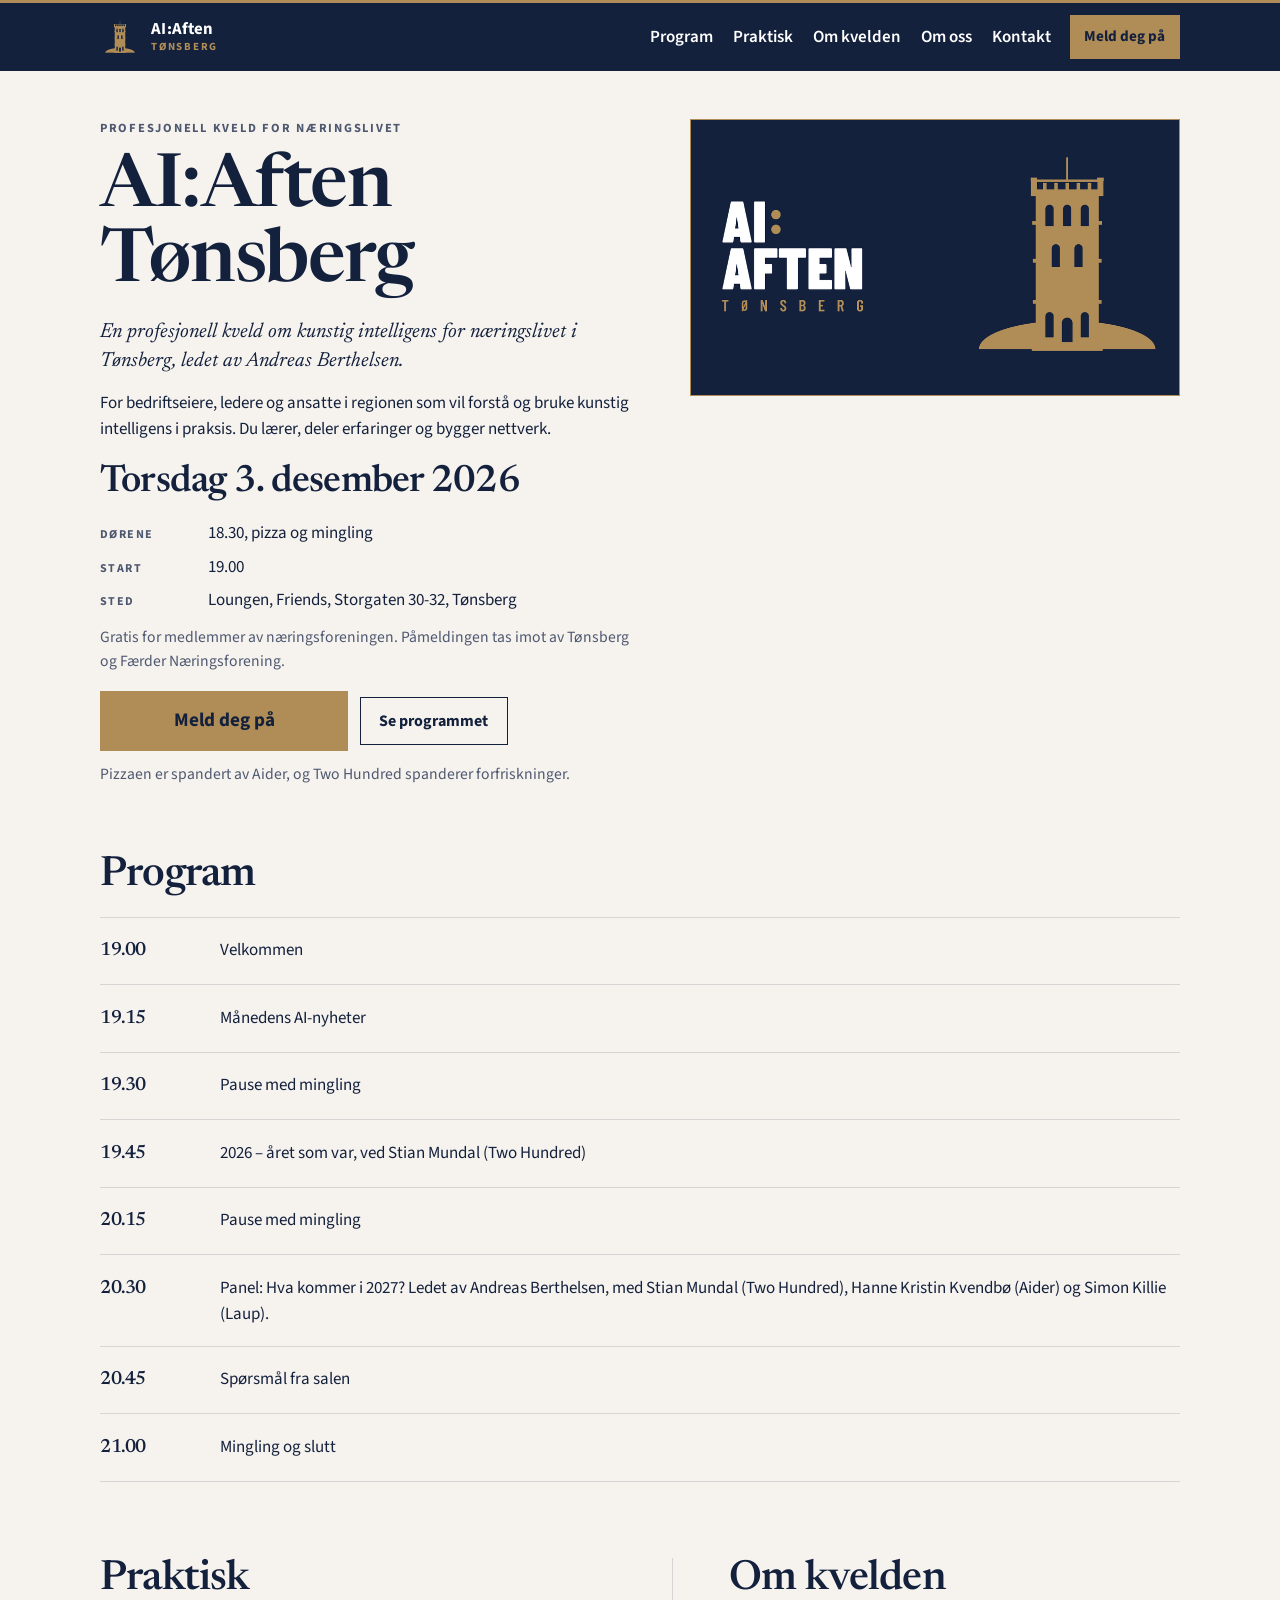
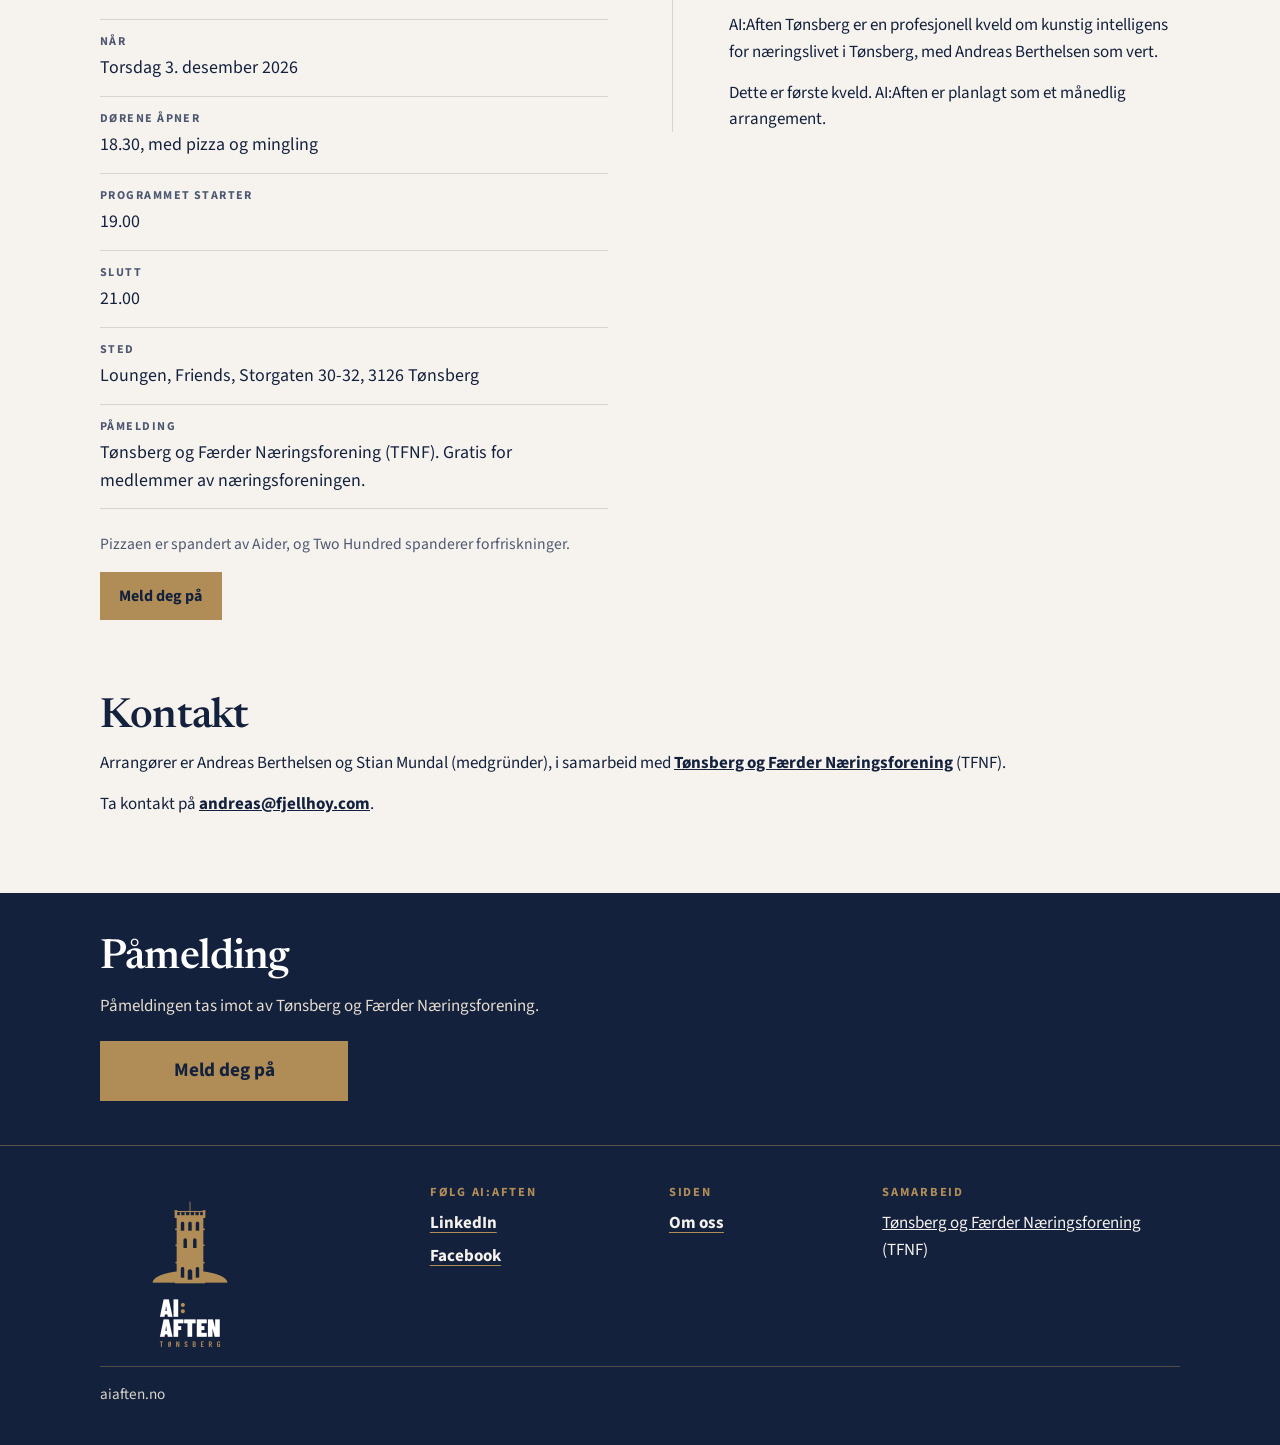
<file: index.html>
<!DOCTYPE html>
<html lang="nb">
<head>
  <meta charset="utf-8">
  <meta name="viewport" content="width=device-width, initial-scale=1">
  <title>AI:Aften Tønsberg – torsdag 3. desember 2026</title>
  <meta name="description" content="Profesjonell kveld om kunstig intelligens for næringslivet i Tønsberg, torsdag 3. desember 2026. Dørene åpner 18.30 i Loungen, Friends. Gratis for medlemmer av næringsforeningen.">
  <link rel="canonical" href="https://aiaften.no/">
  <meta name="theme-color" content="#14213D">
  <meta name="color-scheme" content="light">
  <meta property="og:locale" content="nb_NO">
  <meta property="og:type" content="website">
  <meta property="og:site_name" content="AI:Aften Tønsberg">
  <meta property="og:title" content="AI:Aften Tønsberg">
  <meta property="og:description" content="Profesjonell kveld om kunstig intelligens for næringslivet i Tønsberg, torsdag 3. desember 2026. Dørene åpner 18.30 i Loungen, Friends. Gratis for medlemmer av næringsforeningen.">
  <meta property="og:url" content="https://aiaften.no/">
  <meta property="og:image" content="https://aiaften.no/ai-aften-cover-og.png">
  <meta property="og:image:type" content="image/png">
  <meta property="og:image:width" content="1200">
  <meta property="og:image:height" content="675">
  <meta property="og:image:alt" content="AI:Aften Tønsberg">
  <meta name="twitter:card" content="summary_large_image">
  <meta name="twitter:title" content="AI:Aften Tønsberg">
  <meta name="twitter:description" content="Profesjonell kveld om kunstig intelligens for næringslivet i Tønsberg, torsdag 3. desember 2026. Dørene åpner 18.30 i Loungen, Friends. Gratis for medlemmer av næringsforeningen.">
  <meta name="twitter:image" content="https://aiaften.no/ai-aften-cover-og.png">
  <meta name="twitter:image:alt" content="AI:Aften Tønsberg">
  <link rel="icon" href="favicon.ico" sizes="any">
  <link rel="icon" type="image/png" href="favicon-32.png" sizes="32x32">
  <link rel="icon" type="image/png" href="favicon-16.png" sizes="16x16">
  <link rel="apple-touch-icon" href="apple-touch-icon.png">
  <link rel="preload" href="source-sans-3.woff2" as="font" type="font/woff2" crossorigin>
  <link rel="preload" href="newsreader.woff2" as="font" type="font/woff2" crossorigin>
  <link rel="stylesheet" href="styles.css">
  <script type="application/ld+json">
  {
    "@context": "https://schema.org",
    "@type": "Event",
    "name": "AI:Aften Tønsberg",
    "description": "Profesjonell kveld om kunstig intelligens for næringslivet i Tønsberg, for bedriftseiere, ledere og ansatte i regionen som vil forstå og bruke kunstig intelligens i praksis. Dørene åpner 18.30 med pizza og mingling. Programmet starter 19.00. Sted: Loungen, Friends, Storgaten 30-32, Tønsberg. Arrangører er Andreas Berthelsen og Stian Mundal (medgründer), i samarbeid med Tønsberg og Færder Næringsforening. Gratis for medlemmer av Tønsberg og Færder Næringsforening. Påmelding hos TFNF.",
    "inLanguage": "nb",
    "startDate": "2026-12-03T18:30+01:00",
    "endDate": "2026-12-03T21:00+01:00",
    "doorTime": "2026-12-03T18:30+01:00",
    "eventAttendanceMode": "https://schema.org/OfflineEventAttendanceMode",
    "eventStatus": "https://schema.org/EventScheduled",
    "url": "https://aiaften.no",
    "image": "https://aiaften.no/ai-aften-cover-og.png",
    "location": {
      "@type": "Place",
      "name": "Loungen, Friends",
      "address": {
        "@type": "PostalAddress",
        "streetAddress": "Storgaten 30-32",
        "postalCode": "3126",
        "addressLocality": "Tønsberg",
        "addressCountry": "NO"
      }
    },
    "organizer": [
      {
        "@type": "Person",
        "name": "Andreas Berthelsen",
        "email": "andreas@fjellhoy.com",
        "jobTitle": "Site Manager",
        "description": "Initiativtaker og vert",
        "url": "https://aiaften.no/om-oss.html#andreas-berthelsen",
        "image": "https://aiaften.no/images/assets/andreas-berthelsen.jpg",
        "sameAs": "https://www.linkedin.com/in/andreassberthelsen/",
        "worksFor": [
          {
            "@type": "Organization",
            "name": "Constellation Tønsberg"
          },
          {
            "@type": "Organization",
            "name": "Fjellhøy AS"
          }
        ],
        "alumniOf": [
          {
            "@type": "CollegeOrUniversity",
            "name": "Universitetet i Agder"
          }
        ]
      },
      {
        "@type": "Person",
        "name": "Stian Mundal",
        "jobTitle": "Managing Partner",
        "description": "Medgründer",
        "url": "https://aiaften.no/om-oss.html#stian-mundal",
        "image": "https://aiaften.no/images/assets/stian-mundal.jpg",
        "sameAs": "https://www.linkedin.com/in/stianmu/",
        "worksFor": {
          "@type": "Organization",
          "name": "Two Hundred"
        },
        "alumniOf": [
          {
            "@type": "CollegeOrUniversity",
            "name": "NTNU"
          },
          {
            "@type": "CollegeOrUniversity",
            "name": "Boston University"
          }
        ]
      },
      {
        "@type": "Organization",
        "name": "Tønsberg og Færder Næringsforening",
        "alternateName": "TFNF",
        "url": "https://www.tfnf.no/"
      }
    ],
    "performer": [
      {
        "@type": "Person",
        "name": "Andreas Berthelsen"
      },
      {
        "@type": "Person",
        "name": "Stian Mundal",
        "affiliation": {
          "@type": "Organization",
          "name": "Two Hundred"
        }
      },
      {
        "@type": "Person",
        "name": "Hanne Kristin Kvendbø",
        "affiliation": {
          "@type": "Organization",
          "name": "Aider"
        }
      },
      {
        "@type": "Person",
        "name": "Simon Killie",
        "affiliation": {
          "@type": "Organization",
          "name": "Laup"
        }
      }
    ],
    "offers": {
      "@type": "Offer",
      "name": "Deltakelse for medlemmer av Tønsberg og Færder Næringsforening",
      "url": "https://www.tfnf.no/liste-arrangementer?aiaften-28335",
      "price": "0",
      "priceCurrency": "NOK",
      "description": "Gratis for medlemmer av Tønsberg og Færder Næringsforening (TFNF)."
    },
    "subEvent": [
      {
        "@type": "Event",
        "name": "Velkommen",
        "startDate": "2026-12-03T19:00:00+01:00"
      },
      {
        "@type": "Event",
        "name": "Månedens AI-nyheter",
        "startDate": "2026-12-03T19:15:00+01:00"
      },
      {
        "@type": "Event",
        "name": "Pause med mingling",
        "startDate": "2026-12-03T19:30:00+01:00"
      },
      {
        "@type": "Event",
        "name": "2026 – året som var, ved Stian Mundal (Two Hundred)",
        "startDate": "2026-12-03T19:45:00+01:00"
      },
      {
        "@type": "Event",
        "name": "Pause med mingling",
        "startDate": "2026-12-03T20:15:00+01:00"
      },
      {
        "@type": "Event",
        "name": "Panel: Hva kommer i 2027? Ledet av Andreas Berthelsen, med Stian Mundal (Two Hundred), Hanne Kristin Kvendbø (Aider) og Simon Killie (Laup).",
        "startDate": "2026-12-03T20:30:00+01:00"
      },
      {
        "@type": "Event",
        "name": "Spørsmål fra salen",
        "startDate": "2026-12-03T20:45:00+01:00"
      },
      {
        "@type": "Event",
        "name": "Mingling og slutt",
        "startDate": "2026-12-03T21:00:00+01:00"
      }
    ]
  }
  </script>
</head>
<body>
  <a class="skip" href="#innhold">Hopp til innhold</a>
  <header class="site-header">
    <div class="wrap bar">
      <a class="brand" href="#innhold">
        <img class="brand-mark" src="mark.png" alt="" width="40" height="40">
        <span class="brand-text">
          <span class="brand-name">AI:Aften</span>
          <span class="brand-place">Tønsberg</span>
        </span>
      </a>
      <nav class="nav" aria-label="Sideoversikt">
        <a href="#program">Program</a>
        <a href="#praktisk">Praktisk</a>
        <a href="#om">Om kvelden</a>
        <a href="om-oss.html">Om oss</a>
        <a href="#kontakt">Kontakt</a>
      </nav>
      <a class="button button-small" href="https://www.tfnf.no/liste-arrangementer?aiaften-28335" target="_blank" rel="noopener noreferrer">Meld deg på</a>
    </div>
  </header>
  <nav class="subnav" aria-label="Sideoversikt">
    <div class="wrap subnav-inner">
      <a href="#program">Program</a>
      <a href="#praktisk">Praktisk</a>
      <a href="#om">Om kvelden</a>
      <a href="om-oss.html">Om oss</a>
      <a href="#kontakt">Kontakt</a>
    </div>
  </nav>

  <main id="innhold">
    <section class="hero wrap">
      <div class="hero-copy">
        <p class="kicker">Profesjonell kveld for næringslivet</p>
        <h1>AI:Aften <span class="place">Tønsberg</span></h1>
        <p class="lead">En profesjonell kveld om kunstig intelligens for næringslivet i Tønsberg, ledet av Andreas Berthelsen.</p>
        <p class="audience">For bedriftseiere, ledere og ansatte i regionen som vil forstå og bruke kunstig intelligens i praksis. Du lærer, deler erfaringer og bygger nettverk.</p>
        <!-- DATO: én synlig tekst, ukedag først: Torsdag 3. desember 2026. Ingen ekstra skjult dato. Bytt også tittel, beskrivelse, praktisk og JSON-LD. -->
        <time class="when" datetime="2026-12-03">Torsdag 3. desember 2026</time>
        <ul class="quick">
          <li><span>Dørene</span> 18.30, pizza og mingling</li>
          <li><span>Start</span> 19.00</li>
          <li><span>Sted</span> Loungen, Friends, Storgaten 30-32, Tønsberg</li>
        </ul>
        <p class="note">Gratis for medlemmer av næringsforeningen. Påmeldingen tas imot av Tønsberg og Færder Næringsforening.</p>
        <div class="actions">
          <a class="button button-large" href="https://www.tfnf.no/liste-arrangementer?aiaften-28335" target="_blank" rel="noopener noreferrer">Meld deg på</a>
          <a class="button button-ghost" href="#program">Se programmet</a>
        </div>
        <p class="note">Pizzaen er spandert av Aider, og Two Hundred spanderer forfriskninger.</p>
      </div>
      <figure class="hero-figure">
        <img
          src="ai-aften-cover-1600.png"
          srcset="ai-aften-cover-960.png 960w, ai-aften-cover-1600.png 1600w"
          sizes="(min-width: 880px) 46vw, calc(100vw - 2rem)"
          alt="AI:Aften Tønsberg"
          width="1600"
          height="900"
          fetchpriority="high">
      </figure>
    </section>

    <section id="program" class="section">
      <div class="wrap">
        <div class="section-head">
          <h2>Program</h2>
        </div>
        <!--
          PROGRAM
          Bytt punktene under til neste kveld. Ett <li> per post.
          Oppdater også subEvent i JSON-LD i head.
        -->
        <ol class="program">
          <li>
            <time datetime="2026-12-03T19:00:00+01:00">19.00</time>
            <p>Velkommen</p>
          </li>
          <li>
            <time datetime="2026-12-03T19:15:00+01:00">19.15</time>
            <p>Månedens AI-nyheter</p>
          </li>
          <li>
            <time datetime="2026-12-03T19:30:00+01:00">19.30</time>
            <p>Pause med mingling</p>
          </li>
          <li>
            <time datetime="2026-12-03T19:45:00+01:00">19.45</time>
            <p>2026 – året som var, ved Stian Mundal (Two Hundred)</p>
          </li>
          <li>
            <time datetime="2026-12-03T20:15:00+01:00">20.15</time>
            <p>Pause med mingling</p>
          </li>
          <li>
            <time datetime="2026-12-03T20:30:00+01:00">20.30</time>
            <p>Panel: Hva kommer i 2027? Ledet av Andreas Berthelsen, med Stian Mundal (Two Hundred), Hanne Kristin Kvendbø (Aider) og Simon Killie (Laup).</p>
          </li>
          <li>
            <time datetime="2026-12-03T20:45:00+01:00">20.45</time>
            <p>Spørsmål fra salen</p>
          </li>
          <li>
            <time datetime="2026-12-03T21:00:00+01:00">21.00</time>
            <p>Mingling og slutt</p>
          </li>
        </ol>
      </div>
    </section>

    <section class="section">
      <div class="wrap split">
        <div class="panel" id="praktisk">
          <h2>Praktisk</h2>
          <dl class="facts">
            <div>
              <dt>Når</dt>
              <dd>Torsdag 3. desember 2026</dd>
            </div>
            <div>
              <dt>Dørene åpner</dt>
              <dd>18.30, med pizza og mingling</dd>
            </div>
            <div>
              <dt>Programmet starter</dt>
              <dd>19.00</dd>
            </div>
            <div>
              <dt>Slutt</dt>
              <dd>21.00</dd>
            </div>
            <div>
              <dt>Sted</dt>
              <dd>Loungen, Friends, Storgaten 30-32, 3126 Tønsberg</dd>
            </div>
            <div>
              <dt>Påmelding</dt>
              <dd>Tønsberg og Færder Næringsforening (TFNF). Gratis for medlemmer av næringsforeningen.</dd>
            </div>
          </dl>
          <p class="note">Pizzaen er spandert av Aider, og Two Hundred spanderer forfriskninger.</p>
          <a class="button" href="https://www.tfnf.no/liste-arrangementer?aiaften-28335" target="_blank" rel="noopener noreferrer">Meld deg på</a>
        </div>
        <div class="panel prose" id="om">
          <h2>Om kvelden</h2>
          <p>AI:Aften Tønsberg er en profesjonell kveld om kunstig intelligens for næringslivet i Tønsberg, med Andreas Berthelsen som vert.</p>
          <p>Dette er første kveld. AI:Aften er planlagt som et månedlig arrangement.</p>
        </div>
      </div>
    </section>
    <section id="kontakt" class="section">
      <div class="wrap prose">
        <h2>Kontakt</h2>
        <p>Arrangører er Andreas Berthelsen og Stian Mundal (medgründer), i samarbeid med <a href="https://www.tfnf.no/">Tønsberg og Færder Næringsforening</a> (TFNF).</p>
        <p>Ta kontakt på <a href="mailto:andreas@fjellhoy.com">andreas@fjellhoy.com</a>.</p>
      </div>
    </section>

    <section class="cta-band" aria-labelledby="pamelding-tittel">
      <div class="wrap">
        <h2 id="pamelding-tittel">Påmelding</h2>
        <p>Påmeldingen tas imot av Tønsberg og Færder Næringsforening.</p>
        <a class="button button-large" href="https://www.tfnf.no/liste-arrangementer?aiaften-28335" target="_blank" rel="noopener noreferrer">Meld deg på</a>
      </div>
    </section>
  </main>

  <footer class="site-footer">
    <div class="wrap footer-grid">
      <div>
        <img class="footer-logo" src="ai-aften-merke-web.png" alt="AI:Aften Tønsberg" width="720" height="720">
      </div>
      <div>
        <h2>Følg AI:Aften</h2>
        <ul class="link-list">
          <li><a href="https://www.linkedin.com/company/ai-aften" target="_blank" rel="noopener noreferrer">LinkedIn</a></li>
          <li><a href="https://www.facebook.com/profile.php?id=61596663271442" target="_blank" rel="noopener noreferrer">Facebook</a></li>
        </ul>
      </div>
      <div>
        <h2>Siden</h2>
        <ul class="link-list">
          <li><a href="om-oss.html">Om oss</a></li>
        </ul>
      </div>
      <div>
        <h2>Samarbeid</h2>
        <p><a href="https://www.tfnf.no/">Tønsberg og Færder Næringsforening</a> (TFNF)</p>
      </div>
    </div>
    <div class="wrap">
      <p class="colophon">aiaften.no</p>
    </div>
  </footer>
</body>
</html>
</file>
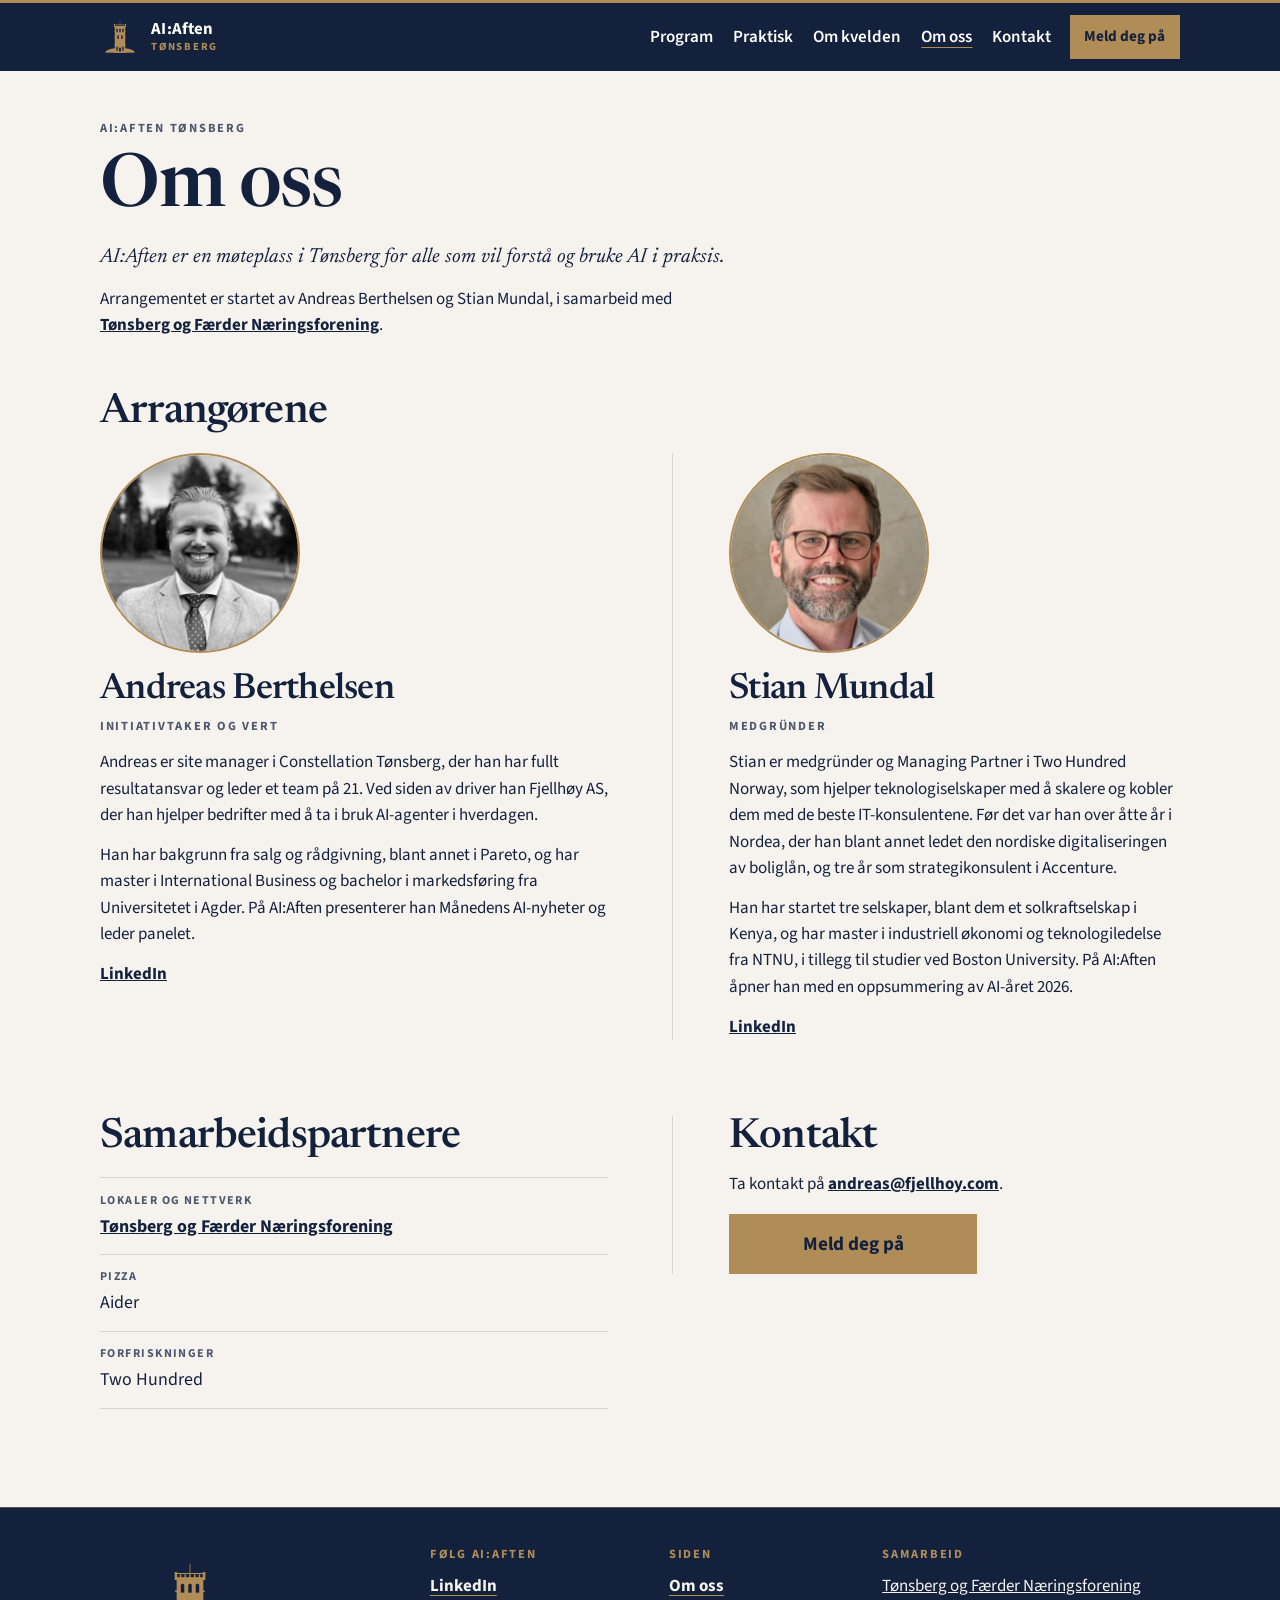
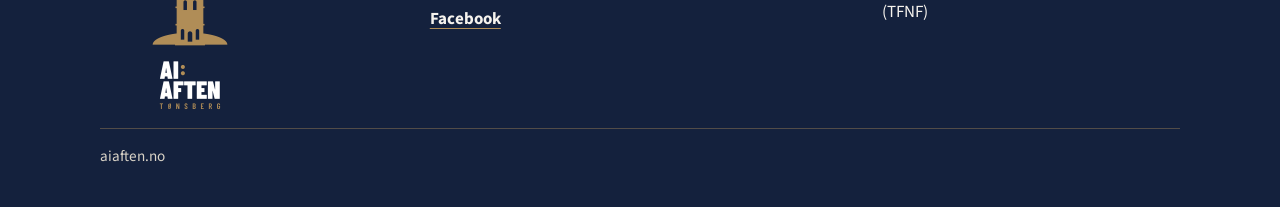
<file: om-oss.html>
<!DOCTYPE html>
<html lang="nb">
<head>
  <meta charset="utf-8">
  <meta name="viewport" content="width=device-width, initial-scale=1">
  <title>Om oss – AI:Aften Tønsberg</title>
  <meta name="description" content="AI:Aften er en møteplass i Tønsberg for alle som vil forstå og bruke AI i praksis. Arrangementet er startet av Andreas Berthelsen og Stian Mundal, i samarbeid med Tønsberg og Færder Næringsforening.">
  <link rel="canonical" href="https://aiaften.no/om-oss.html">
  <meta name="theme-color" content="#14213D">
  <meta name="color-scheme" content="light">
  <meta property="og:locale" content="nb_NO">
  <meta property="og:type" content="website">
  <meta property="og:site_name" content="AI:Aften Tønsberg">
  <meta property="og:title" content="Om oss – AI:Aften Tønsberg">
  <meta property="og:description" content="AI:Aften er en møteplass i Tønsberg for alle som vil forstå og bruke AI i praksis. Arrangementet er startet av Andreas Berthelsen og Stian Mundal, i samarbeid med Tønsberg og Færder Næringsforening.">
  <meta property="og:url" content="https://aiaften.no/om-oss.html">
  <meta property="og:image" content="https://aiaften.no/ai-aften-cover-og.png">
  <meta property="og:image:type" content="image/png">
  <meta property="og:image:width" content="1200">
  <meta property="og:image:height" content="675">
  <meta property="og:image:alt" content="AI:Aften Tønsberg">
  <meta name="twitter:card" content="summary_large_image">
  <meta name="twitter:title" content="Om oss – AI:Aften Tønsberg">
  <meta name="twitter:description" content="AI:Aften er en møteplass i Tønsberg for alle som vil forstå og bruke AI i praksis. Arrangementet er startet av Andreas Berthelsen og Stian Mundal, i samarbeid med Tønsberg og Færder Næringsforening.">
  <meta name="twitter:image" content="https://aiaften.no/ai-aften-cover-og.png">
  <meta name="twitter:image:alt" content="AI:Aften Tønsberg">
  <link rel="icon" href="favicon.ico" sizes="any">
  <link rel="icon" type="image/png" href="favicon-32.png" sizes="32x32">
  <link rel="icon" type="image/png" href="favicon-16.png" sizes="16x16">
  <link rel="apple-touch-icon" href="apple-touch-icon.png">
  <link rel="preload" href="source-sans-3.woff2" as="font" type="font/woff2" crossorigin>
  <link rel="preload" href="newsreader.woff2" as="font" type="font/woff2" crossorigin>
  <link rel="stylesheet" href="styles.css">
</head>
<body>
  <a class="skip" href="#innhold">Hopp til innhold</a>
  <header class="site-header">
    <div class="wrap bar">
      <a class="brand" href="index.html">
        <img class="brand-mark" src="mark.png" alt="" width="40" height="40">
        <span class="brand-text">
          <span class="brand-name">AI:Aften</span>
          <span class="brand-place">Tønsberg</span>
        </span>
      </a>
      <nav class="nav" aria-label="Sideoversikt">
        <a href="index.html#program">Program</a>
        <a href="index.html#praktisk">Praktisk</a>
        <a href="index.html#om">Om kvelden</a>
        <a href="om-oss.html" aria-current="page">Om oss</a>
        <a href="index.html#kontakt">Kontakt</a>
      </nav>
      <a class="button button-small" href="https://www.tfnf.no/liste-arrangementer?aiaften-28335" target="_blank" rel="noopener noreferrer">Meld deg på</a>
    </div>
  </header>
  <nav class="subnav" aria-label="Sideoversikt">
    <div class="wrap subnav-inner">
      <a href="index.html#program">Program</a>
      <a href="index.html#praktisk">Praktisk</a>
      <a href="index.html#om">Om kvelden</a>
      <a href="om-oss.html" aria-current="page">Om oss</a>
      <a href="index.html#kontakt">Kontakt</a>
    </div>
  </nav>

  <main id="innhold">
    <section class="page-intro wrap">
      <p class="kicker">AI:Aften Tønsberg</p>
      <h1>Om oss</h1>
      <p class="lead">AI:Aften er en møteplass i Tønsberg for alle som vil forstå og bruke AI i praksis.</p>
      <p class="intro-next">Arrangementet er startet av Andreas Berthelsen og Stian Mundal, i samarbeid med <a href="https://www.tfnf.no/">Tønsberg og Færder Næringsforening</a>.</p>
    </section>

    <section class="section" id="arrangorer" aria-labelledby="arrangorer-tittel">
      <div class="wrap">
        <div class="section-head">
          <h2 id="arrangorer-tittel">Arrangørene</h2>
        </div>
        <div class="split">
          <article class="panel person" id="andreas-berthelsen">
            <div class="portrait-frame">
              <img
                class="portrait"
                src="images/assets/andreas-berthelsen.jpg"
                alt="Andreas Berthelsen"
                width="400"
                height="400">
            </div>
            <h3>Andreas Berthelsen</h3>
            <p class="role">Initiativtaker og vert</p>
            <p>Andreas er site manager i Constellation Tønsberg, der han har fullt resultatansvar og leder et team på 21. Ved siden av driver han Fjellhøy AS, der han hjelper bedrifter med å ta i bruk AI-agenter i hverdagen.</p>
            <p>Han har bakgrunn fra salg og rådgivning, blant annet i Pareto, og har master i International Business og bachelor i markedsføring fra Universitetet i Agder. På AI:Aften presenterer han Månedens AI-nyheter og leder panelet.</p>
            <p><a href="https://www.linkedin.com/in/andreassberthelsen/" target="_blank" rel="noopener noreferrer" aria-label="Andreas Berthelsen på LinkedIn">LinkedIn</a></p>
          </article>
          <article class="panel person" id="stian-mundal">
            <div class="portrait-frame">
              <img
                class="portrait"
                src="images/assets/stian-mundal.jpg"
                alt="Stian Mundal"
                width="400"
                height="400">
            </div>
            <h3>Stian Mundal</h3>
            <p class="role">Medgründer</p>
            <p>Stian er medgründer og Managing Partner i Two Hundred Norway, som hjelper teknologiselskaper med å skalere og kobler dem med de beste IT-konsulentene. Før det var han over åtte år i Nordea, der han blant annet ledet den nordiske digitaliseringen av boliglån, og tre år som strategikonsulent i Accenture.</p>
            <p>Han har startet tre selskaper, blant dem et solkraftselskap i Kenya, og har master i industriell økonomi og teknologiledelse fra NTNU, i tillegg til studier ved Boston University. På AI:Aften åpner han med en oppsummering av AI-året 2026.</p>
            <p><a href="https://www.linkedin.com/in/stianmu/" target="_blank" rel="noopener noreferrer" aria-label="Stian Mundal på LinkedIn">LinkedIn</a></p>
          </article>
        </div>
      </div>
    </section>

    <section class="section">
      <div class="wrap split">
        <div class="panel" id="samarbeid">
          <h2>Samarbeidspartnere</h2>
          <dl class="facts">
            <div>
              <dt>Lokaler og nettverk</dt>
              <dd><a href="https://www.tfnf.no/">Tønsberg og Færder Næringsforening</a></dd>
            </div>
            <div>
              <dt>Pizza</dt>
              <dd>Aider</dd>
            </div>
            <div>
              <dt>Forfriskninger</dt>
              <dd>Two Hundred</dd>
            </div>
          </dl>
        </div>
        <div class="panel prose" id="kontakt">
          <h2>Kontakt</h2>
          <p>Ta kontakt på <a href="mailto:andreas@fjellhoy.com">andreas@fjellhoy.com</a>.</p>
          <div class="actions">
            <a class="button button-large" href="https://www.tfnf.no/liste-arrangementer?aiaften-28335" target="_blank" rel="noopener noreferrer">Meld deg på</a>
          </div>
        </div>
      </div>
    </section>
  </main>

  <footer class="site-footer">
    <div class="wrap footer-grid">
      <div>
        <img class="footer-logo" src="ai-aften-merke-web.png" alt="AI:Aften Tønsberg" width="720" height="720">
      </div>
      <div>
        <h2>Følg AI:Aften</h2>
        <ul class="link-list">
          <li><a href="https://www.linkedin.com/company/ai-aften" target="_blank" rel="noopener noreferrer">LinkedIn</a></li>
          <li><a href="https://www.facebook.com/profile.php?id=61596663271442" target="_blank" rel="noopener noreferrer">Facebook</a></li>
        </ul>
      </div>
      <div>
        <h2>Siden</h2>
        <ul class="link-list">
          <li><a href="om-oss.html" aria-current="page">Om oss</a></li>
        </ul>
      </div>
      <div>
        <h2>Samarbeid</h2>
        <p><a href="https://www.tfnf.no/">Tønsberg og Færder Næringsforening</a> (TFNF)</p>
      </div>
    </div>
    <div class="wrap">
      <p class="colophon">aiaften.no</p>
    </div>
  </footer>
</body>
</html>
</file>
<file: styles.css>
:root {
  --navy: #14213d;
  --gold: #b08d57;
  --paper: #f6f3ee;
  --ink: #14213d;
  --muted: #4e5870;
  --line: rgba(20, 33, 61, 0.14);
  --sans: "Source Sans 3", "Segoe UI", sans-serif;
  --serif: "Newsreader", Georgia, "Times New Roman", serif;
  --header: 4.25rem;
}

@font-face {
  font-family: "Source Sans 3";
  font-style: normal;
  font-weight: 200 900;
  font-display: swap;
  src: url("source-sans-3.woff2") format("woff2");
}

@font-face {
  font-family: "Newsreader";
  font-style: normal;
  font-weight: 200 800;
  font-display: swap;
  src: url("newsreader.woff2") format("woff2");
}

@font-face {
  font-family: "Newsreader";
  font-style: italic;
  font-weight: 400;
  font-display: swap;
  src: url("newsreader-italic.woff2") format("woff2");
}

*,
*::before,
*::after {
  box-sizing: border-box;
}

html {
  scroll-behavior: smooth;
}

body {
  margin: 0;
  background: var(--paper);
  color: var(--ink);
  font-family: var(--sans);
  font-size: 1.0625rem;
  font-weight: 400;
  line-height: 1.55;
  font-optical-sizing: auto;
  text-rendering: optimizeLegibility;
}

img {
  max-width: 100%;
  height: auto;
}

a {
  color: inherit;
}

:focus-visible {
  outline: 3px solid var(--gold);
  outline-offset: 3px;
}

::selection {
  background: var(--gold);
  color: var(--navy);
}

.skip {
  position: absolute;
  left: 1rem;
  top: -4rem;
  z-index: 20;
  background: var(--gold);
  color: var(--navy);
  padding: 0.55rem 0.9rem;
  font-weight: 700;
  text-decoration: none;
}

.skip:focus {
  top: 0.5rem;
}

.wrap {
  width: min(1080px, calc(100% - 2rem));
  margin-inline: auto;
}

.site-header {
  position: sticky;
  top: 0;
  z-index: 10;
  background: var(--navy);
  color: #fff;
  border-top: 3px solid var(--gold);
}

.bar {
  display: flex;
  align-items: center;
  gap: 0.75rem;
  min-height: var(--header);
}

.brand {
  display: flex;
  align-items: center;
  gap: 0.7rem;
  margin-right: auto;
  color: #fff;
  text-decoration: none;
}

.brand-mark {
  width: 40px;
  height: 40px;
  display: block;
}

.brand-text {
  display: flex;
  flex-direction: column;
  line-height: 1.05;
}

.brand-name {
  font-weight: 700;
  font-size: 1.05rem;
  letter-spacing: 0.01em;
}

.brand-place {
  margin-top: 0.15rem;
  font-size: 0.68rem;
  font-weight: 700;
  letter-spacing: 0.16em;
  text-transform: uppercase;
  color: var(--gold);
}

.nav {
  display: none;
  align-items: center;
  gap: 1.25rem;
  margin-right: 0.4rem;
}

.nav a,
.subnav a {
  color: #fff;
  text-decoration: none;
  font-weight: 600;
  white-space: nowrap;
}

.nav a:hover,
.subnav a:hover {
  text-decoration: underline;
  text-decoration-color: var(--gold);
  text-underline-offset: 0.28em;
}

.subnav {
  background: var(--navy);
  border-top: 1px solid rgba(176, 141, 87, 0.4);
}

.subnav-inner {
  display: flex;
  flex-wrap: wrap;
  gap: 0.35rem 0.85rem;
  padding: 0.4rem 0 0.65rem;
}

.subnav a {
  flex: 0 0 auto;
  font-size: 0.95rem;
  padding: 0.4rem 0;
}

.button {
  display: inline-flex;
  align-items: center;
  justify-content: center;
  min-height: 48px;
  padding: 0.7rem 1.15rem;
  background: var(--gold);
  color: var(--navy);
  font-family: var(--sans);
  font-weight: 700;
  font-size: 1rem;
  line-height: 1;
  text-decoration: none;
  border: 1px solid var(--gold);
}

.button:hover {
  background: #c4a56e;
  border-color: #c4a56e;
  color: var(--navy);
}

.button-small {
  min-height: 44px;
  padding: 0.45rem 0.85rem;
  font-size: 0.95rem;
}

.button-large {
  min-width: 15.5rem;
  min-height: 3.75rem;
  padding: 1rem 1.85rem;
  font-size: 1.2rem;
}

.button-ghost {
  background: transparent;
  color: var(--navy);
  border-color: var(--navy);
}

.button-ghost:hover {
  background: var(--navy);
  color: #fff;
  border-color: var(--navy);
}

.hero {
  display: flex;
  flex-direction: column;
  gap: 1.5rem;
  padding: 1rem 0 2.5rem;
}

.hero-figure {
  margin: 0;
}

.hero-figure img {
  display: block;
  width: 100%;
  height: auto;
  border: 1px solid var(--gold);
}

.kicker {
  margin: 0 0 0.85rem;
  font-size: 0.78rem;
  font-weight: 700;
  letter-spacing: 0.14em;
  text-transform: uppercase;
  color: var(--muted);
}

h1,
h2 {
  font-family: var(--serif);
  font-weight: 560;
  letter-spacing: -0.02em;
  line-height: 1.02;
  margin: 0;
  font-optical-sizing: auto;
}

h1 {
  font-size: clamp(2.7rem, 10vw, 4.6rem);
}

h1 .place {
  display: block;
}

.lead {
  margin: 1rem 0 0;
  max-width: 38rem;
  font-family: var(--serif);
  font-style: italic;
  font-weight: 400;
  font-size: 1.28rem;
  line-height: 1.4;
}

.audience {
  margin: 0.9rem 0 0;
  max-width: 38rem;
}

.when {
  display: block;
  margin: 1.15rem 0 0;
  max-width: 100%;
  color: var(--navy);
  font-family: var(--serif);
  font-weight: 560;
  font-size: clamp(1.7rem, 4.6vw, 2.35rem);
  line-height: 1.15;
  letter-spacing: -0.02em;
}

.quick {
  list-style: none;
  margin: 1rem 0 0;
  padding: 0;
  display: grid;
  gap: 0.45rem;
}

.quick li {
  display: grid;
  grid-template-columns: 5.4rem 1fr;
  gap: 0.75rem;
  align-items: baseline;
}

.quick span {
  font-size: 0.75rem;
  font-weight: 700;
  letter-spacing: 0.12em;
  text-transform: uppercase;
  color: var(--muted);
}

.actions {
  display: flex;
  flex-direction: column;
  align-items: stretch;
  gap: 0.75rem;
  margin-top: 1.1rem;
}

.actions .button {
  width: 100%;
}

.note {
  margin: 0.7rem 0 0;
  max-width: 36rem;
  color: var(--muted);
  font-size: 0.98rem;
}

.panel > .button {
  margin-top: 1rem;
}

.section,
.panel {
  scroll-margin-top: 6.75rem;
}

.section {
  padding: 0 0 3.25rem;
}

.section-head {
  margin-bottom: 1.25rem;
  max-width: 40rem;
}

.section-head p,
.prose p {
  margin: 0.75rem 0 0;
}

h2 {
  font-size: clamp(1.9rem, 4vw, 2.6rem);
}

.program {
  list-style: none;
  margin: 0;
  padding: 0;
}

.program li {
  display: grid;
  grid-template-columns: 4.6rem 1fr;
  gap: 0.35rem 1rem;
  align-items: baseline;
  padding: 1rem 0;
  border-top: 1px solid var(--line);
}

.program li:last-child {
  border-bottom: 1px solid var(--line);
}

.program time {
  font-family: var(--serif);
  font-weight: 560;
  font-size: 1.2rem;
  font-variant-numeric: tabular-nums;
  letter-spacing: -0.02em;
}

.program p {
  margin: 0;
}

.split {
  display: grid;
  gap: 2.5rem;
}

.panel + .panel {
  padding-top: 2.5rem;
  border-top: 1px solid var(--line);
}

.facts {
  margin: 1.15rem 0 1.4rem;
}

.facts div {
  padding: 0.85rem 0;
  border-top: 1px solid var(--line);
}

.facts div:last-child {
  border-bottom: 1px solid var(--line);
}

.facts dt {
  margin: 0;
  font-size: 0.75rem;
  font-weight: 700;
  letter-spacing: 0.12em;
  text-transform: uppercase;
  color: var(--muted);
}

.facts dd {
  margin: 0.15rem 0 0;
  font-size: 1.12rem;
}

.prose p + p {
  margin-top: 0.9rem;
}

.prose a {
  color: var(--navy);
  font-weight: 700;
}

.cta-band {
  background: var(--navy);
  color: #f6f3ee;
  padding: 2.75rem 0;
}

.cta-band h2 {
  color: #fff;
}

.cta-band p {
  margin: 0.8rem 0 1.35rem;
  max-width: 36rem;
  color: #e4dccf;
}

.cta-band .button {
  width: 100%;
}

.site-footer {
  background: var(--navy);
  color: #f6f3ee;
  padding: 2.5rem 0 1.5rem;
  border-top: 1px solid rgba(176, 141, 87, 0.45);
}

.footer-grid {
  display: grid;
  gap: 2rem;
}

.footer-logo {
  width: min(100%, 180px);
  height: auto;
  display: block;
}

.site-footer h2 {
  font-family: var(--sans);
  font-size: 0.78rem;
  font-weight: 700;
  letter-spacing: 0.14em;
  text-transform: uppercase;
  color: var(--gold);
  margin-bottom: 0.75rem;
}

.site-footer p {
  margin: 0 0 0.9rem;
}

.site-footer a {
  color: #f6f3ee;
}

.link-list {
  list-style: none;
  margin: 0 0 1rem;
  padding: 0;
  display: grid;
  gap: 0.4rem;
}

.link-list a {
  font-weight: 700;
  text-decoration: underline;
  text-decoration-color: var(--gold);
  text-underline-offset: 0.22em;
}

.colophon {
  margin-top: 2rem;
  padding-top: 1rem;
  border-top: 1px solid rgba(176, 141, 87, 0.4);
  color: #d9d3c7;
  font-size: 0.95rem;
}

@media (min-width: 720px) {
  .wrap {
    width: min(1080px, calc(100% - 3rem));
  }

  .program li {
    grid-template-columns: 6rem 1fr;
    gap: 1.5rem;
    padding: 1.15rem 0;
  }

  .quick li {
    grid-template-columns: 6rem 1fr;
  }

  .actions {
    flex-direction: row;
    flex-wrap: wrap;
    align-items: center;
  }

  .actions .button,
  .cta-band .button {
    width: auto;
  }
}

@media (min-width: 880px) {
  .nav {
    display: flex;
  }

  .subnav {
    display: none;
  }

  .hero {
    display: grid;
    grid-template-columns: minmax(0, 1.05fr) minmax(0, 0.95fr);
    gap: 3rem;
    align-items: start;
    padding: 3rem 0 4.25rem;
  }

  .section,
  .panel {
    scroll-margin-top: 5.25rem;
  }

  .section {
    padding-bottom: 4.75rem;
  }

  .split {
    grid-template-columns: 1fr 1fr;
    gap: 4rem;
    align-items: start;
  }

  .panel + .panel {
    padding-top: 0;
    border-top: 0;
    padding-left: 3.5rem;
    border-left: 1px solid var(--line);
  }

  .footer-grid {
    grid-template-columns: 1.15fr 0.8fr 0.7fr 1.15fr;
    gap: 2rem;
  }
}

.nav a[aria-current="page"],
.subnav a[aria-current="page"] {
  text-decoration: underline;
  text-decoration-color: var(--gold);
  text-underline-offset: 0.28em;
}

.page-intro {
  padding: 1.6rem 0 2.6rem;
}

.page-intro .lead,
.page-intro .intro-next {
  max-width: 40rem;
}

.page-intro .intro-next {
  margin: 0.9rem 0 0;
}

.page-intro a,
.facts a {
  color: var(--navy);
  font-weight: 700;
}

.person h3 {
  margin: 0;
  font-family: var(--serif);
  font-weight: 560;
  font-size: clamp(1.75rem, 3vw, 2.25rem);
  letter-spacing: -0.02em;
  line-height: 1.05;
  font-optical-sizing: auto;
}

.portrait-frame {
  width: 168px;
  height: 168px;
  max-width: 400px;
  max-height: 400px;
  margin: 0 0 1.15rem;
  border: 2px solid var(--gold);
  border-radius: 50%;
  overflow: hidden;
  background: var(--paper);
}

.portrait {
  display: block;
  width: 100%;
  height: 100%;
  max-width: 400px;
  max-height: 400px;
  object-fit: cover;
}

.role {
  margin: 0.45rem 0 0;
  font-size: 0.78rem;
  font-weight: 700;
  letter-spacing: 0.14em;
  text-transform: uppercase;
  color: var(--muted);
}

.person p {
  margin: 0.85rem 0 0;
  max-width: 40rem;
}

.person a {
  color: var(--navy);
  font-weight: 700;
}

.person .role {
  margin: 0.45rem 0 0;
}

@media (min-width: 880px) {
  .page-intro {
    padding: 3rem 0 3.25rem;
  }

  .portrait-frame {
    width: 200px;
    height: 200px;
  }
}

@media (prefers-reduced-motion: reduce) {
  html {
    scroll-behavior: auto;
  }
}

@media print {
  .site-header,
  .subnav,
  .button,
  .skip {
    display: none;
  }

  body {
    background: #fff;
  }

  .cta-band,
  .site-footer {
    background: #fff;
    color: #000;
  }

  .cta-band h2,
  .cta-band p {
    color: #000;
  }
}
</file>
